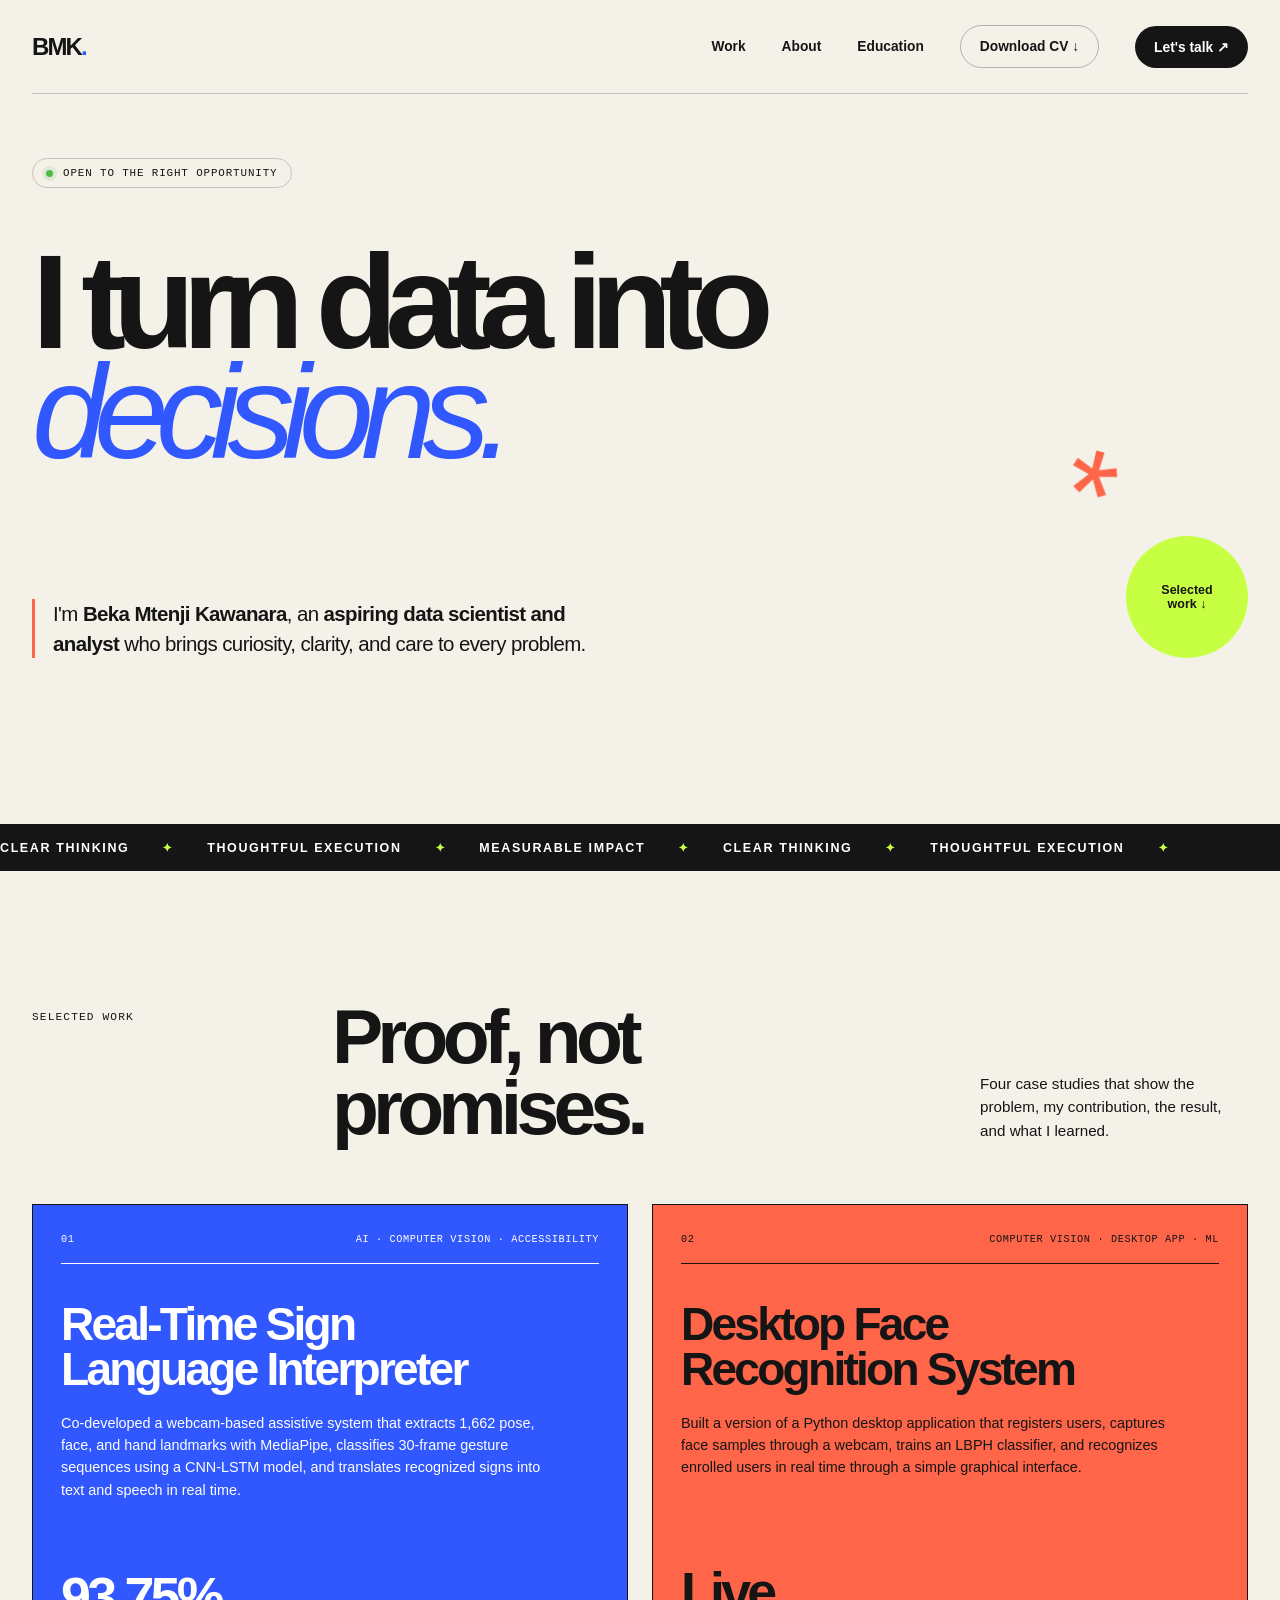
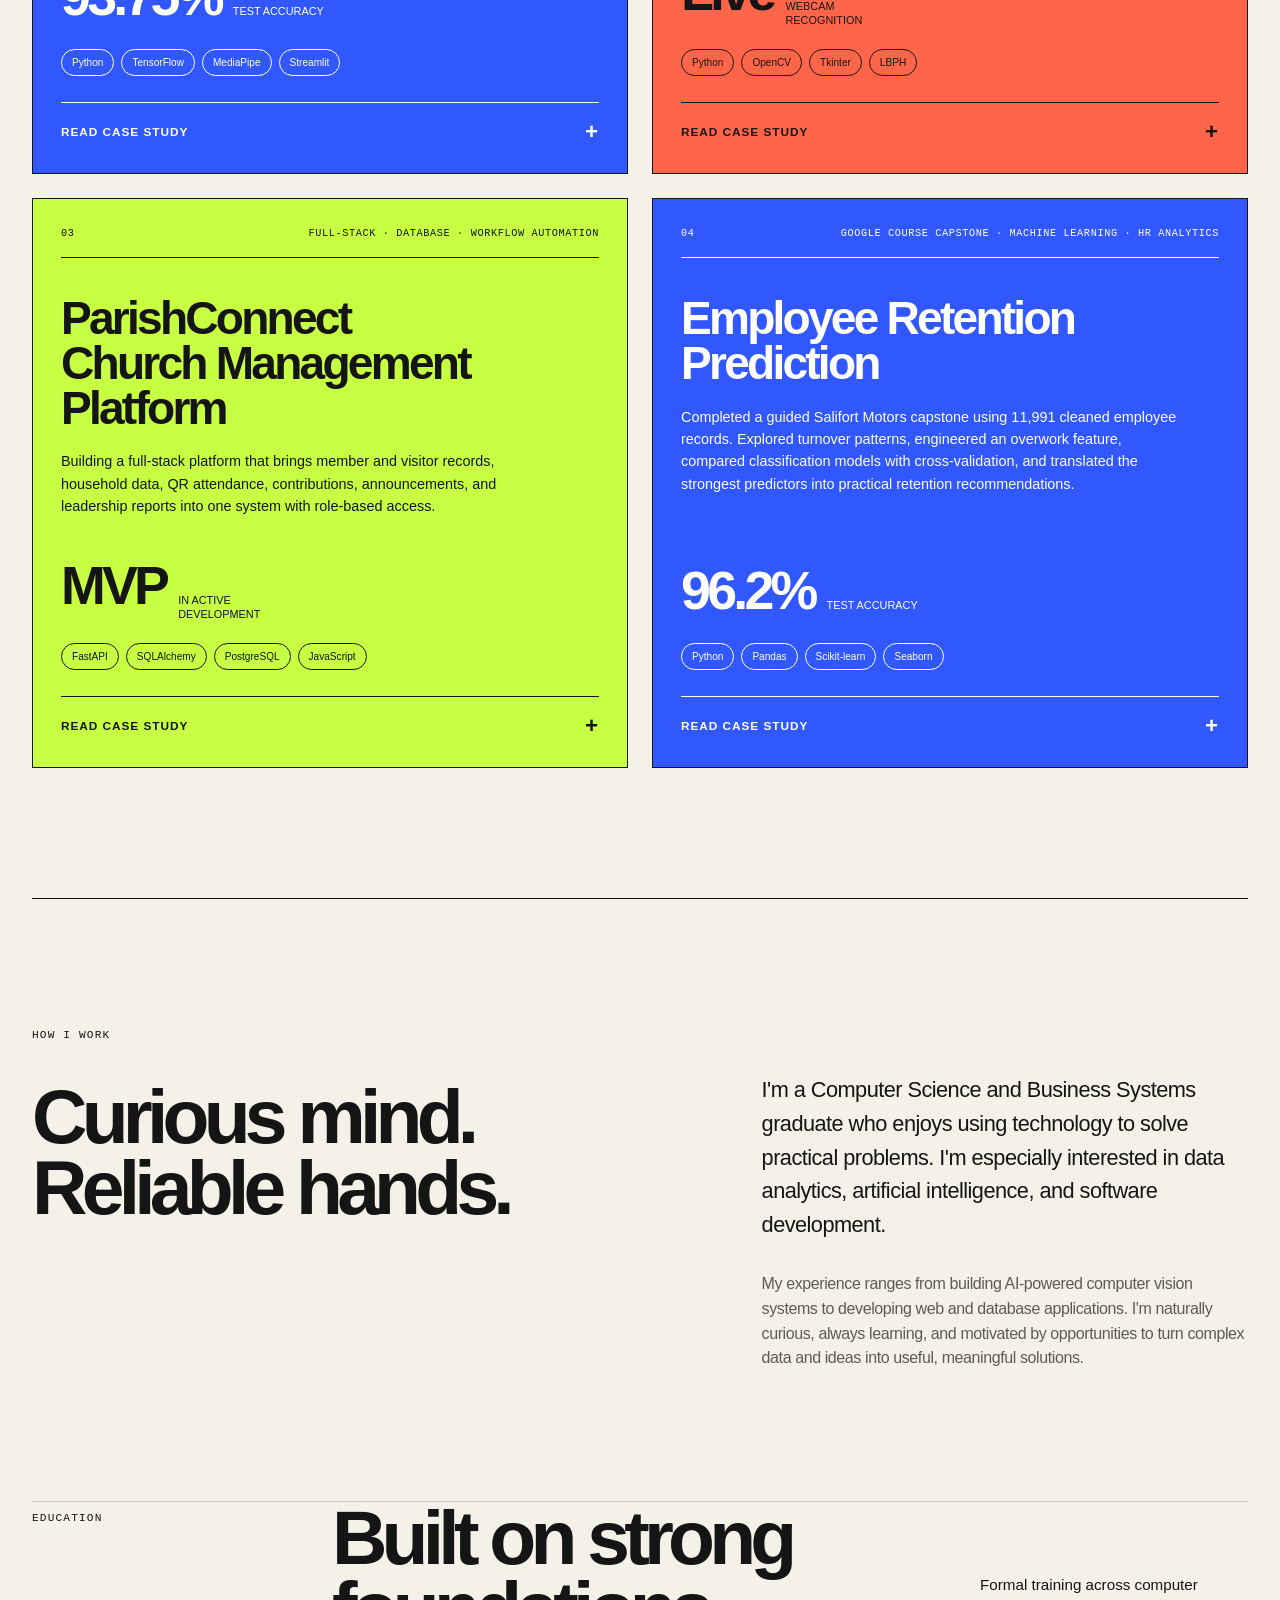
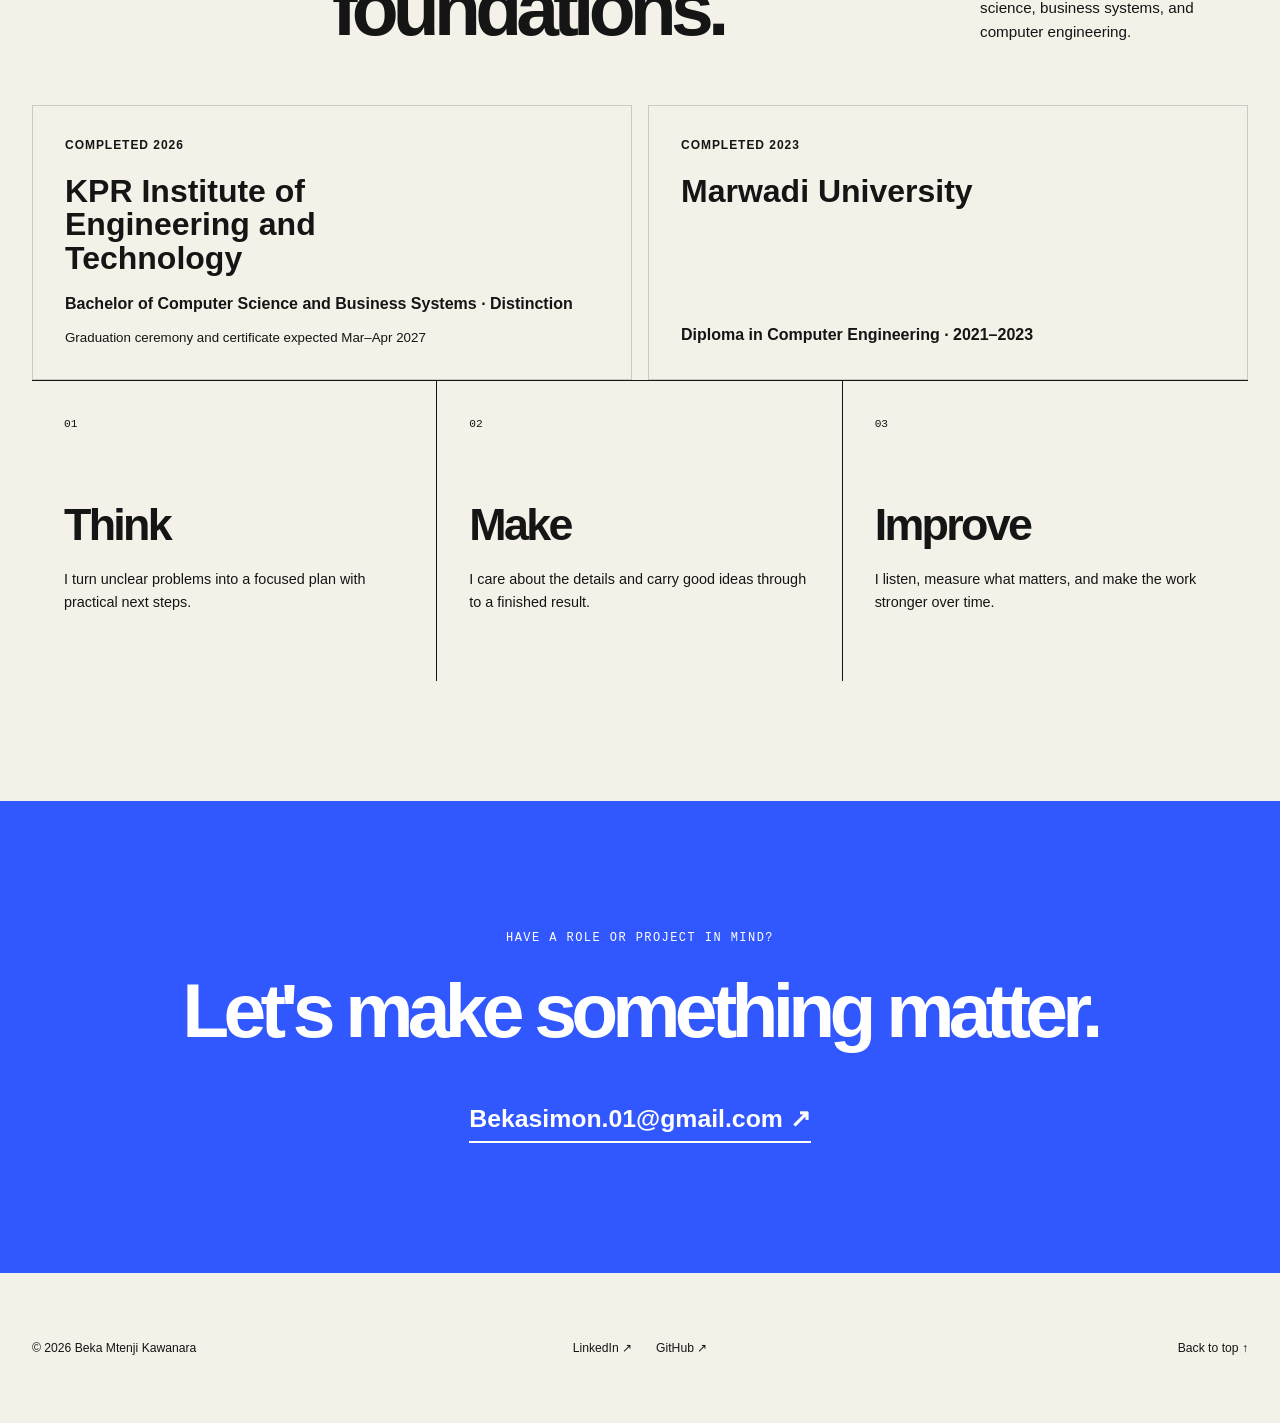
<file: index.html>
<!doctype html>
<html lang="en">
  <head>
    <meta charset="utf-8" />
    <meta name="viewport" content="width=device-width, initial-scale=1" />
    <title>Beka Kawanara — My Portfolio</title>
    <meta
      name="description"
      content="A concise portfolio of Beka Kawanara's selected work, capabilities, education, and measurable outcomes."
    />
    <meta property="og:title" content="Beka Kawanara — My Portfolio" />
    <meta property="og:description" content="Aspiring Data Scientist and Analyst." />
    <meta property="og:image" content="https://b13219.github.io/og.png" />
    <meta property="og:url" content="https://b13219.github.io/" />
    <meta name="twitter:card" content="summary_large_image" />
    <meta name="twitter:title" content="Beka Kawanara — My Portfolio" />
    <meta name="twitter:description" content="Aspiring Data Scientist and Analyst." />
    <meta name="twitter:image" content="https://b13219.github.io/og.png" />
    <link rel="icon" href="./favicon.svg" />
    <link rel="stylesheet" href="./styles.css" />
  </head>
  <body>
    <main>
      <header class="nav-shell">
        <a class="brand" href="#top" aria-label="Back to top">BMK<span>.</span></a>
        <nav aria-label="Primary navigation">
          <a href="#work">Work</a>
          <a href="#about">About</a>
          <a href="#education">Education</a>
          <a
            class="nav-cta cv-download"
            href="./Beka-Mtenji-Kawanara-CV.pdf"
            download
            aria-label="Download Beka Mtenji Kawanara's CV"
          >
            Download CV <span aria-hidden="true">↓</span>
          </a>
          <a class="nav-cta" href="mailto:Bekasimon.01@gmail.com">
            Let&apos;s talk <span aria-hidden="true">↗</span>
          </a>
        </nav>
      </header>

      <section class="hero" id="top">
        <div class="eyebrow">
          <span class="status-dot"></span>
          Open to the right opportunity
        </div>
        <h1>
          I turn data into
          <br />
          <span>decisions.</span>
        </h1>
        <div class="hero-bottom">
          <p class="hero-intro">
            I&apos;m <strong>Beka Mtenji Kawanara</strong>, an
            <strong>aspiring data scientist and analyst</strong> who brings
            curiosity, clarity, and care to every problem.
          </p>
          <a class="round-link" href="#work" aria-label="See selected work">
            <span>Selected</span>
            <span>work ↓</span>
          </a>
        </div>
        <div class="hero-mark" aria-hidden="true">*</div>
      </section>

      <section class="ticker" aria-label="Core strengths">
        <div>
          Clear thinking <span>✦</span> Thoughtful execution <span>✦</span>
          Measurable impact <span>✦</span> Clear thinking <span>✦</span>
          Thoughtful execution <span>✦</span>
        </div>
      </section>

      <section class="work section-shell" id="work">
        <div class="section-heading">
          <p>Selected work</p>
          <h2>Proof, not promises.</h2>
          <p class="section-note">
            Four case studies that show the problem, my contribution, the
            result, and what I learned.
          </p>
        </div>

        <div class="projects">
          <article class="project-card blue">
            <div class="project-topline">
              <span>01</span>
              <span>AI · Computer Vision · Accessibility</span>
            </div>
            <h3>Real-Time Sign Language Interpreter</h3>
            <p class="project-summary">
              Co-developed a webcam-based assistive system that extracts 1,662
              pose, face, and hand landmarks with MediaPipe, classifies 30-frame
              gesture sequences using a CNN-LSTM model, and translates
              recognized signs into text and speech in real time.
            </p>
            <div class="project-result">
              <strong>93.75%</strong>
              <span>test accuracy</span>
            </div>
            <div class="tag-row">
              <span>Python</span><span>TensorFlow</span><span>MediaPipe</span
              ><span>Streamlit</span>
            </div>
            <details class="project-details">
              <summary>Read case study <span aria-hidden="true">+</span></summary>
              <div class="case-study">
                <div>
                  <h4>The challenge</h4>
                  <p>Create a practical communication aid that can understand movement over time, not just classify a single still image.</p>
                </div>
                <div>
                  <h4>My contribution</h4>
                  <p>Helped develop the full recognition pipeline—from landmark extraction and sequence preparation to model evaluation and the Streamlit interface.</p>
                </div>
                <div>
                  <h4>The outcome</h4>
                  <p>Reached 93.75% test accuracy and produced real-time text and spoken output from webcam gestures.</p>
                </div>
                <div>
                  <h4>What I learned</h4>
                  <p>Strengthened my understanding of sequential deep-learning models, computer-vision pipelines, and accessible product design.</p>
                </div>
              </div>
            </details>
          </article>

          <article class="project-card coral">
            <div class="project-topline">
              <span>02</span>
              <span>Computer Vision · Desktop App · ML</span>
            </div>
            <h3>Desktop Face Recognition System</h3>
            <p class="project-summary">
              Built a version of a Python desktop application that registers
              users, captures face samples through a webcam, trains an LBPH
              classifier, and recognizes enrolled users in real time through a
              simple graphical interface.
            </p>
            <div class="project-result">
              <strong>Live</strong>
              <span>webcam recognition</span>
            </div>
            <div class="tag-row">
              <span>Python</span><span>OpenCV</span><span>Tkinter</span
              ><span>LBPH</span>
            </div>
            <details class="project-details">
              <summary>Read case study <span aria-hidden="true">+</span></summary>
              <div class="case-study">
                <div>
                  <h4>The challenge</h4>
                  <p>Connect data collection, model training, and live recognition in one application that a nontechnical user could operate.</p>
                </div>
                <div>
                  <h4>My contribution</h4>
                  <p>Implemented user registration, webcam image capture, LBPH model training, live recognition, and the Tkinter desktop workflow.</p>
                </div>
                <div>
                  <h4>The outcome</h4>
                  <p>Delivered a working desktop prototype that can enrol a person and recognise them through a live webcam feed.</p>
                </div>
                <div>
                  <h4>What I learned</h4>
                  <p>Gained hands-on experience with image preprocessing, local model training, real-time video, and GUI development.</p>
                </div>
              </div>
            </details>
          </article>

          <article class="project-card lime">
            <div class="project-topline">
              <span>03</span>
              <span>Full-stack · Database · Workflow Automation</span>
            </div>
            <h3>ParishConnect Church Management Platform</h3>
            <p class="project-summary">
              Building a full-stack platform that brings member and visitor
              records, household data, QR attendance, contributions,
              announcements, and leadership reports into one system with
              role-based access.
            </p>
            <div class="project-result">
              <strong>MVP</strong>
              <span>in active development</span>
            </div>
            <div class="tag-row">
              <span>FastAPI</span><span>SQLAlchemy</span
              ><span>PostgreSQL</span><span>JavaScript</span>
            </div>
            <details class="project-details">
              <summary>Read case study <span aria-hidden="true">+</span></summary>
              <div class="case-study">
                <div>
                  <h4>The challenge</h4>
                  <p>Replace paper registers and disconnected spreadsheets while keeping sensitive church and member information organised and secure.</p>
                </div>
                <div>
                  <h4>My contribution</h4>
                  <p>Designed the data model and API, built administrative workflows, added QR attendance and stewardship features, and created automated backend tests.</p>
                </div>
                <div>
                  <h4>The outcome</h4>
                  <p>Completed a working MVP foundation with member, household, attendance, QR check-in, and contribution workflows supported by 18 passing backend tests.</p>
                </div>
                <div>
                  <h4>What I learned</h4>
                  <p>Learned to turn a broad organisational need into an incremental product roadmap, reliable database design, and testable full-stack features.</p>
                </div>
                <a href="https://github.com/B13219/ParishConnect" target="_blank" rel="noreferrer">
                  View ParishConnect on GitHub <span aria-hidden="true">↗</span>
                </a>
              </div>
            </details>
          </article>

          <article class="project-card blue">
            <div class="project-topline">
              <span>04</span>
              <span>Google Course Capstone · Machine Learning · HR Analytics</span>
            </div>
            <h3>Employee Retention Prediction</h3>
            <p class="project-summary">
              Completed a guided Salifort Motors capstone using 11,991 cleaned
              employee records. Explored turnover patterns, engineered an
              overwork feature, compared classification models with
              cross-validation, and translated the strongest predictors into
              practical retention recommendations.
            </p>
            <div class="project-result">
              <strong>96.2%</strong>
              <span>test accuracy</span>
            </div>
            <div class="tag-row">
              <span>Python</span><span>Pandas</span><span>Scikit-learn</span
              ><span>Seaborn</span>
            </div>
            <details class="project-details">
              <summary>Read case study <span aria-hidden="true">+</span></summary>
              <div class="case-study">
                <div>
                  <h4>The challenge</h4>
                  <p>Help a fictional HR team understand why employees were leaving and identify patterns that could support better retention decisions.</p>
                </div>
                <div>
                  <h4>My contribution</h4>
                  <p>Cleaned 11,991 records, explored turnover patterns, engineered an overwork feature, compared classification models, and interpreted the strongest predictors.</p>
                </div>
                <div>
                  <h4>The outcome</h4>
                  <p>The strongest model achieved 96.2% test accuracy and supported practical recommendations around workload, tenure, evaluation, and promotion.</p>
                </div>
                <div>
                  <h4>What I learned</h4>
                  <p>Improved my ability to connect exploratory analysis and model evaluation with recommendations that make sense to business stakeholders.</p>
                </div>
              </div>
            </details>
          </article>
        </div>
      </section>

      <section class="about section-shell" id="about">
        <div class="about-title">
          <p>How I work</p>
          <h2>
            Curious mind.
            <br />
            Reliable hands.
          </h2>
        </div>
        <div class="about-copy">
          <p>
            I&apos;m a Computer Science and Business Systems graduate who
            enjoys using technology to solve practical problems. I&apos;m
            especially interested in data analytics, artificial intelligence,
            and software development.
          </p>
          <p>
            My experience ranges from building AI-powered computer vision
            systems to developing web and database applications. I&apos;m
            naturally curious, always learning, and motivated by opportunities
            to turn complex data and ideas into useful, meaningful solutions.
          </p>
        </div>
      </section>

      <section class="education section-shell" id="education">
        <div class="section-heading">
          <p>Education</p>
          <h2>Built on strong foundations.</h2>
          <p class="section-note">
            Formal training across computer science, business systems, and
            computer engineering.
          </p>
        </div>
        <div class="education-grid">
          <article>
            <span>Completed 2026</span>
            <h3>KPR Institute of Engineering and Technology</h3>
            <p>Bachelor of Computer Science and Business Systems · Distinction</p>
            <small>Graduation ceremony and certificate expected Mar–Apr 2027</small>
          </article>
          <article>
            <span>Completed 2023</span>
            <h3>Marwadi University</h3>
            <p>Diploma in Computer Engineering · 2021–2023</p>
          </article>
        </div>
      </section>

      <section class="capabilities section-shell" aria-label="Capabilities">
        <article>
          <span>01</span>
          <h3>Think</h3>
          <p>I turn unclear problems into a focused plan with practical next steps.</p>
        </article>
        <article>
          <span>02</span>
          <h3>Make</h3>
          <p>I care about the details and carry good ideas through to a finished result.</p>
        </article>
        <article>
          <span>03</span>
          <h3>Improve</h3>
          <p>I listen, measure what matters, and make the work stronger over time.</p>
        </article>
      </section>

      <section class="contact">
        <p>Have a role or project in mind?</p>
        <h2>Let&apos;s make something matter.</h2>
        <a href="mailto:Bekasimon.01@gmail.com">
          Bekasimon.01@gmail.com <span aria-hidden="true">↗</span>
        </a>
      </section>

      <footer>
        <p>© 2026 Beka Mtenji Kawanara</p>
        <div>
          <a
            href="https://www.linkedin.com/in/beka-kawanara-269b71420"
            target="_blank"
            rel="noreferrer"
          >
            LinkedIn ↗
          </a>
          <a href="https://github.com/B13219" target="_blank" rel="noreferrer">
            GitHub ↗
          </a>
        </div>
        <a href="#top">Back to top ↑</a>
      </footer>
    </main>
  </body>
</html>
</file>
<file: styles.css>
:root {
  --paper: #f4f1e9;
  --ink: #151515;
  --blue: #3157ff;
  --coral: #ff6549;
  --lime: #c7ff43;
  --line: rgba(21, 21, 21, 0.2);
  --font-geist-sans: Inter, "Segoe UI", Arial, sans-serif;
  --font-geist-mono: "SFMono-Regular", Consolas, "Liberation Mono", monospace;
}

* {
  box-sizing: border-box;
}

html {
  scroll-behavior: smooth;
}

body {
  margin: 0;
  background: var(--paper);
  color: var(--ink);
  font-family: Inter, "Segoe UI", Arial, sans-serif;
  -webkit-font-smoothing: antialiased;
}

a {
  color: inherit;
  text-decoration: none;
}

.nav-shell,
.section-shell,
footer {
  width: min(1380px, calc(100% - 64px));
  margin-inline: auto;
}

.nav-shell {
  height: 94px;
  display: flex;
  align-items: center;
  justify-content: space-between;
  border-bottom: 1px solid var(--line);
  position: relative;
  z-index: 5;
}

.brand {
  font-weight: 900;
  font-size: 1.5rem;
  letter-spacing: -0.08em;
}

.brand span {
  color: var(--blue);
}

nav {
  display: flex;
  align-items: center;
  gap: 36px;
  font-size: 0.86rem;
  font-weight: 600;
}

nav > a:not(.nav-cta) {
  position: relative;
}

nav > a:not(.nav-cta)::after {
  content: "";
  position: absolute;
  height: 1px;
  inset: auto 100% -4px 0;
  background: currentColor;
  transition: inset 180ms ease;
}

nav > a:hover::after {
  inset-right: 0;
}

.nav-cta {
  background: var(--ink);
  color: white;
  border-radius: 999px;
  padding: 13px 19px;
  transition: transform 180ms ease, background 180ms ease;
}

.nav-cta:hover {
  transform: translateY(-2px);
  background: var(--blue);
}

.cv-download {
  border: 1px solid color-mix(in srgb, var(--ink) 28%, transparent);
  background: transparent;
  color: var(--ink);
}

.cv-download:hover {
  background: var(--lime);
  color: var(--ink);
}

.education {
  border-top: 1px solid color-mix(in srgb, var(--ink) 18%, transparent);
}

.education-grid {
  display: grid;
  grid-template-columns: repeat(2, minmax(0, 1fr));
  gap: 1rem;
  margin-top: 3rem;
}

.education-grid article {
  min-height: 15rem;
  padding: 2rem;
  border: 1px solid color-mix(in srgb, var(--ink) 18%, transparent);
  background: var(--paper);
  display: flex;
  flex-direction: column;
}

.education-grid article > span {
  color: var(--muted);
  font-size: 0.75rem;
  font-weight: 700;
  letter-spacing: 0.08em;
  text-transform: uppercase;
}

.education-grid h3 {
  max-width: 26rem;
  margin: 1.4rem 0 1rem;
  font-size: clamp(1.5rem, 2.5vw, 2.25rem);
  line-height: 1.05;
}

.education-grid p {
  margin: auto 0 0;
  font-weight: 650;
  line-height: 1.5;
}

.education-grid small {
  margin-top: 0.75rem;
  color: var(--muted);
  line-height: 1.45;
}

@media (max-width: 720px) {
  .education-grid {
    grid-template-columns: 1fr;
  }
}

.hero {
  width: min(1380px, calc(100% - 64px));
  min-height: 730px;
  margin-inline: auto;
  padding: 64px 0 52px;
  position: relative;
  overflow: hidden;
}

.eyebrow {
  width: max-content;
  display: flex;
  align-items: center;
  gap: 10px;
  border: 1px solid var(--line);
  border-radius: 999px;
  padding: 8px 13px;
  text-transform: uppercase;
  font-family: var(--font-geist-mono), monospace;
  font-size: 0.68rem;
  letter-spacing: 0.08em;
  animation: rise 600ms ease both;
}

.status-dot {
  width: 7px;
  height: 7px;
  border-radius: 50%;
  background: #4eb946;
  box-shadow: 0 0 0 4px rgba(78, 185, 70, 0.13);
}

.hero h1 {
  max-width: 1150px;
  margin: 58px 0 70px;
  font-size: clamp(4.8rem, 10.5vw, 10.3rem);
  line-height: 0.82;
  letter-spacing: -0.095em;
  font-weight: 780;
  animation: rise 700ms 80ms ease both;
}

.hero h1 span {
  color: var(--blue);
  font-style: italic;
  font-weight: 500;
}

.hero-bottom {
  display: flex;
  align-items: flex-end;
  justify-content: space-between;
  animation: rise 700ms 160ms ease both;
}

.hero-intro {
  max-width: 560px;
  margin: 0;
  padding-left: 18px;
  border-left: 3px solid var(--coral);
  font-size: clamp(1.15rem, 1.6vw, 1.55rem);
  line-height: 1.45;
  letter-spacing: -0.03em;
}

.round-link {
  width: 122px;
  aspect-ratio: 1;
  flex: 0 0 auto;
  border-radius: 50%;
  background: var(--lime);
  display: grid;
  place-content: center;
  text-align: center;
  font-size: 0.78rem;
  font-weight: 700;
  transition: transform 250ms ease;
}

.round-link:hover {
  transform: rotate(8deg) scale(1.05);
}

.hero-mark {
  position: absolute;
  right: 11%;
  top: 46%;
  color: var(--coral);
  font-size: clamp(5rem, 10vw, 9rem);
  font-weight: 300;
  line-height: 1;
  transform: rotate(15deg);
}

.ticker {
  overflow: hidden;
  background: var(--ink);
  color: white;
  padding: 16px 0;
  font-size: 0.78rem;
  font-weight: 650;
  text-transform: uppercase;
  letter-spacing: 0.13em;
  white-space: nowrap;
}

.ticker div {
  width: max-content;
  animation: ticker 25s linear infinite;
}

.ticker span {
  color: var(--lime);
  margin-inline: 28px;
}

.work {
  padding: 130px 0;
}

.section-heading {
  display: grid;
  grid-template-columns: 1fr 2.3fr 1fr;
  align-items: end;
  gap: 32px;
  margin-bottom: 62px;
}

.section-heading > p:first-child,
.about-title > p {
  align-self: start;
  margin: 10px 0 0;
  font-family: var(--font-geist-mono), monospace;
  font-size: 0.7rem;
  text-transform: uppercase;
  letter-spacing: 0.1em;
}

.section-heading h2,
.about h2,
.contact h2 {
  margin: 0;
  font-size: clamp(3rem, 6vw, 6.2rem);
  line-height: 0.92;
  letter-spacing: -0.075em;
}

.section-note {
  margin: 0;
  font-size: 0.95rem;
  line-height: 1.55;
}

.projects {
  display: grid;
  grid-template-columns: repeat(12, 1fr);
  gap: 24px;
}

.project-card {
  grid-column: span 6;
  min-height: 570px;
  padding: 28px;
  border: 1px solid var(--ink);
  display: flex;
  flex-direction: column;
  position: relative;
  overflow: hidden;
  transition: transform 250ms ease, box-shadow 250ms ease;
}

.project-card:hover {
  transform: translateY(-7px);
  box-shadow: 9px 9px 0 var(--ink);
}

.project-card.blue {
  background: var(--blue);
  color: white;
}

.project-card.coral {
  background: var(--coral);
}

.project-card.lime {
  background: var(--lime);
}

.project-topline {
  display: flex;
  justify-content: space-between;
  gap: 16px;
  padding-bottom: 18px;
  border-bottom: 1px solid currentColor;
  font-family: var(--font-geist-mono), monospace;
  font-size: 0.64rem;
  text-transform: uppercase;
  letter-spacing: 0.06em;
}

.project-topline span:last-child {
  text-align: right;
}

.project-card h3 {
  max-width: 420px;
  margin: 38px 0 20px;
  font-size: clamp(2rem, 3.6vw, 3.9rem);
  line-height: 0.97;
  letter-spacing: -0.06em;
}

.project-summary {
  max-width: 500px;
  margin: 0;
  font-size: 0.9rem;
  line-height: 1.55;
}

.project-result {
  margin-top: auto;
  display: flex;
  align-items: baseline;
  gap: 12px;
}

.project-result strong {
  font-size: clamp(2.6rem, 4.2vw, 4.6rem);
  letter-spacing: -0.07em;
}

.project-result span {
  max-width: 100px;
  font-size: 0.68rem;
  line-height: 1.3;
  text-transform: uppercase;
}

.tag-row {
  display: flex;
  flex-wrap: wrap;
  gap: 7px;
  margin-top: 22px;
}

.tag-row span {
  padding: 7px 10px;
  border: 1px solid currentColor;
  border-radius: 999px;
  font-size: 0.63rem;
}

.project-details {
  margin-top: 26px;
  border-top: 1px solid currentColor;
}

.project-details summary {
  padding: 18px 0 2px;
  display: flex;
  align-items: center;
  justify-content: space-between;
  gap: 24px;
  cursor: pointer;
  list-style: none;
  font-size: 0.74rem;
  font-weight: 750;
  letter-spacing: 0.08em;
  text-transform: uppercase;
}

.project-details summary::-webkit-details-marker {
  display: none;
}

.project-details summary span {
  font-size: 1.4rem;
  line-height: 1;
  transition: transform 180ms ease;
}

.project-details[open] summary span {
  transform: rotate(45deg);
}

.case-study {
  display: grid;
  grid-template-columns: repeat(2, minmax(0, 1fr));
  gap: 22px;
  padding: 26px 0 4px;
}

.case-study h4 {
  margin: 0 0 8px;
  font-family: var(--font-geist-mono), monospace;
  font-size: 0.65rem;
  letter-spacing: 0.07em;
  text-transform: uppercase;
}

.case-study p {
  margin: 0;
  font-size: 0.82rem;
  line-height: 1.55;
}

.case-study > a {
  grid-column: 1 / -1;
  width: max-content;
  max-width: 100%;
  padding-bottom: 4px;
  border-bottom: 1px solid currentColor;
  font-size: 0.78rem;
  font-weight: 750;
}

.case-study > a:hover {
  opacity: 0.72;
}

.about {
  border-top: 1px solid var(--ink);
  padding: 120px 0 100px;
  display: grid;
  grid-template-columns: 1.25fr 1fr;
  gap: 10%;
}

.about-title p {
  margin-bottom: 40px;
}

.about-copy {
  padding-top: 54px;
}

.about-copy p {
  margin: 0 0 30px;
  font-size: clamp(1.15rem, 1.7vw, 1.55rem);
  line-height: 1.55;
  letter-spacing: -0.025em;
}

.about-copy p:last-child {
  color: #5e5b54;
  font-size: 1rem;
}

.capabilities {
  display: grid;
  grid-template-columns: repeat(3, 1fr);
  border-top: 1px solid var(--ink);
}

.capabilities article {
  min-height: 300px;
  padding: 32px;
  border-right: 1px solid var(--ink);
}

.capabilities article:last-child {
  border-right: 0;
}

.capabilities span {
  font-family: var(--font-geist-mono), monospace;
  font-size: 0.7rem;
}

.capabilities h3 {
  margin: 68px 0 18px;
  font-size: 2.8rem;
  letter-spacing: -0.06em;
}

.capabilities p {
  max-width: 340px;
  margin: 0;
  line-height: 1.6;
  font-size: 0.9rem;
}

.contact {
  margin-top: 120px;
  padding: 130px 32px;
  text-align: center;
  background: var(--blue);
  color: white;
}

.contact > p {
  margin: 0 0 30px;
  font-family: var(--font-geist-mono), monospace;
  font-size: 0.75rem;
  text-transform: uppercase;
  letter-spacing: 0.12em;
}

.contact h2 {
  max-width: 980px;
  margin: 0 auto 58px;
}

.contact > a {
  display: inline-block;
  padding-bottom: 8px;
  border-bottom: 2px solid white;
  font-size: clamp(1.1rem, 2vw, 1.55rem);
  font-weight: 600;
}

footer {
  min-height: 150px;
  display: grid;
  grid-template-columns: 1fr auto 1fr;
  align-items: center;
  gap: 24px;
  font-size: 0.76rem;
}

footer div {
  display: flex;
  gap: 24px;
}

footer > a {
  justify-self: end;
}

footer a:hover {
  color: var(--blue);
}

@keyframes rise {
  from {
    opacity: 0;
    transform: translateY(20px);
  }
  to {
    opacity: 1;
    transform: translateY(0);
  }
}

@keyframes ticker {
  to {
    transform: translateX(-50%);
  }
}

@media (max-width: 900px) {
  .nav-shell,
  .section-shell,
  footer,
  .hero {
    width: min(100% - 36px, 1380px);
  }

  .hero {
    min-height: 650px;
  }

  .hero-mark {
    display: none;
  }

  .section-heading {
    grid-template-columns: 1fr;
  }

  .section-note {
    max-width: 500px;
  }

  .projects {
    grid-template-columns: 1fr;
  }

  .project-card.blue,
  .project-card.coral,
  .project-card.lime {
    grid-column: auto;
    min-height: 440px;
  }

  .about {
    grid-template-columns: 1fr;
  }

  .about-copy {
    padding-top: 0;
  }
}

@media (max-width: 640px) {
  .nav-shell {
    height: 76px;
  }

  nav {
    gap: 14px;
  }

  nav > a:not(.nav-cta) {
    display: none;
  }

  .hero {
    min-height: 590px;
    padding-top: 44px;
  }

  .hero h1 {
    margin: 60px 0 80px;
    font-size: clamp(4.25rem, 22vw, 6.8rem);
  }

  .hero-bottom {
    align-items: center;
  }

  .hero-intro {
    max-width: calc(100% - 90px);
    font-size: 1rem;
  }

  .round-link {
    width: 78px;
    font-size: 0.62rem;
  }

  .work {
    padding: 90px 0;
  }

  .project-card {
    padding: 22px;
  }

  .case-study {
    grid-template-columns: 1fr;
  }

  .about {
    padding: 90px 0 70px;
  }

  .capabilities {
    grid-template-columns: 1fr;
  }

  .capabilities article {
    min-height: 230px;
    border-right: 0;
    border-bottom: 1px solid var(--ink);
  }

  .capabilities article:last-child {
    border-bottom: 0;
  }

  .capabilities h3 {
    margin-top: 45px;
  }

  .contact {
    margin-top: 70px;
    padding: 95px 24px;
  }

  footer {
    padding: 36px 0;
    grid-template-columns: 1fr 1fr;
  }

  footer div {
    justify-self: end;
  }

  footer > a {
    justify-self: start;
  }
}

@media (prefers-reduced-motion: reduce) {
  html {
    scroll-behavior: auto;
  }

  *,
  *::before,
  *::after {
    animation-duration: 0.01ms !important;
    animation-iteration-count: 1 !important;
    transition-duration: 0.01ms !important;
  }
}
</file>
